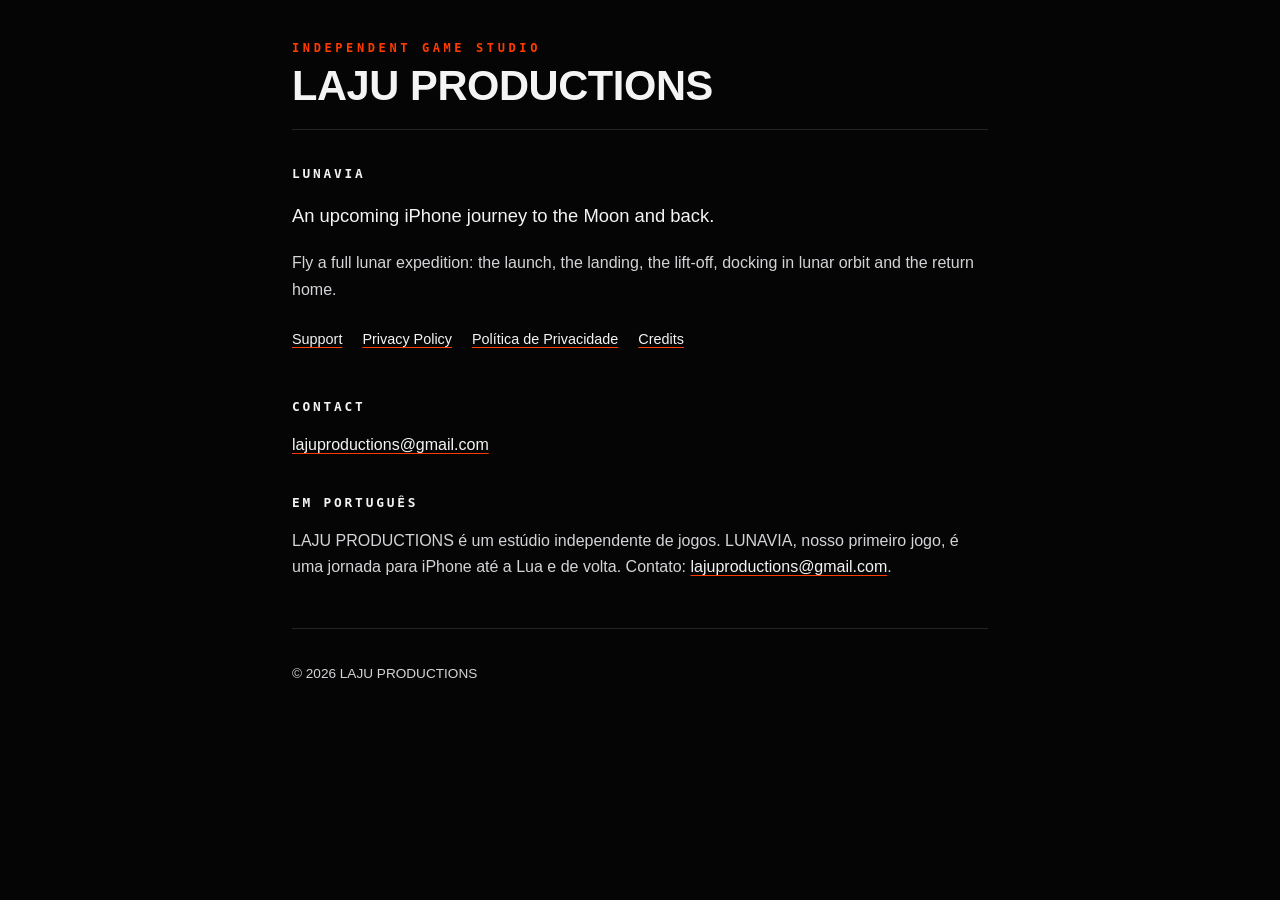
<file: index.html>
<!doctype html>
<html lang="en">
<head>
<meta charset="utf-8">
<meta name="viewport" content="width=device-width, initial-scale=1, viewport-fit=cover">
<title>LAJU PRODUCTIONS</title>
<meta name="description" content="LAJU PRODUCTIONS, an independent game studio. Maker of LUNAVIA for iPhone.">
<link rel="stylesheet" href="style.css">
</head>
<body>
<div class="wrap">
<header>
  <div class="brand">Independent game studio</div>
  <h1>LAJU PRODUCTIONS</h1>
</header>

<main>
<h2>LUNAVIA</h2>
<p class="lead">An upcoming iPhone journey to the Moon and back.</p>
<p>Fly a full lunar expedition: the launch, the landing, the lift-off, docking in lunar orbit and the return home.</p>
<nav class="pages" aria-label="LUNAVIA">
  <a href="lunavia/index.html">Support</a>
  <a href="lunavia/privacy.html">Privacy Policy</a>
  <a href="lunavia/privacidade.html" lang="pt-BR">Política de Privacidade</a>
  <a href="lunavia/credits.html">Credits</a>
</nav>

<h2>Contact</h2>
<p><a href="mailto:lajuproductions@gmail.com">lajuproductions@gmail.com</a></p>

<h2 lang="pt-BR">Em português</h2>
<p lang="pt-BR">LAJU PRODUCTIONS é um estúdio independente de jogos. LUNAVIA, nosso primeiro jogo, é uma jornada para iPhone até a Lua e de volta. Contato: <a href="mailto:lajuproductions@gmail.com">lajuproductions@gmail.com</a>.</p>
</main>

<footer>
  <p>© 2026 LAJU PRODUCTIONS</p>
</footer>
</div>
</body>
</html>
</file>
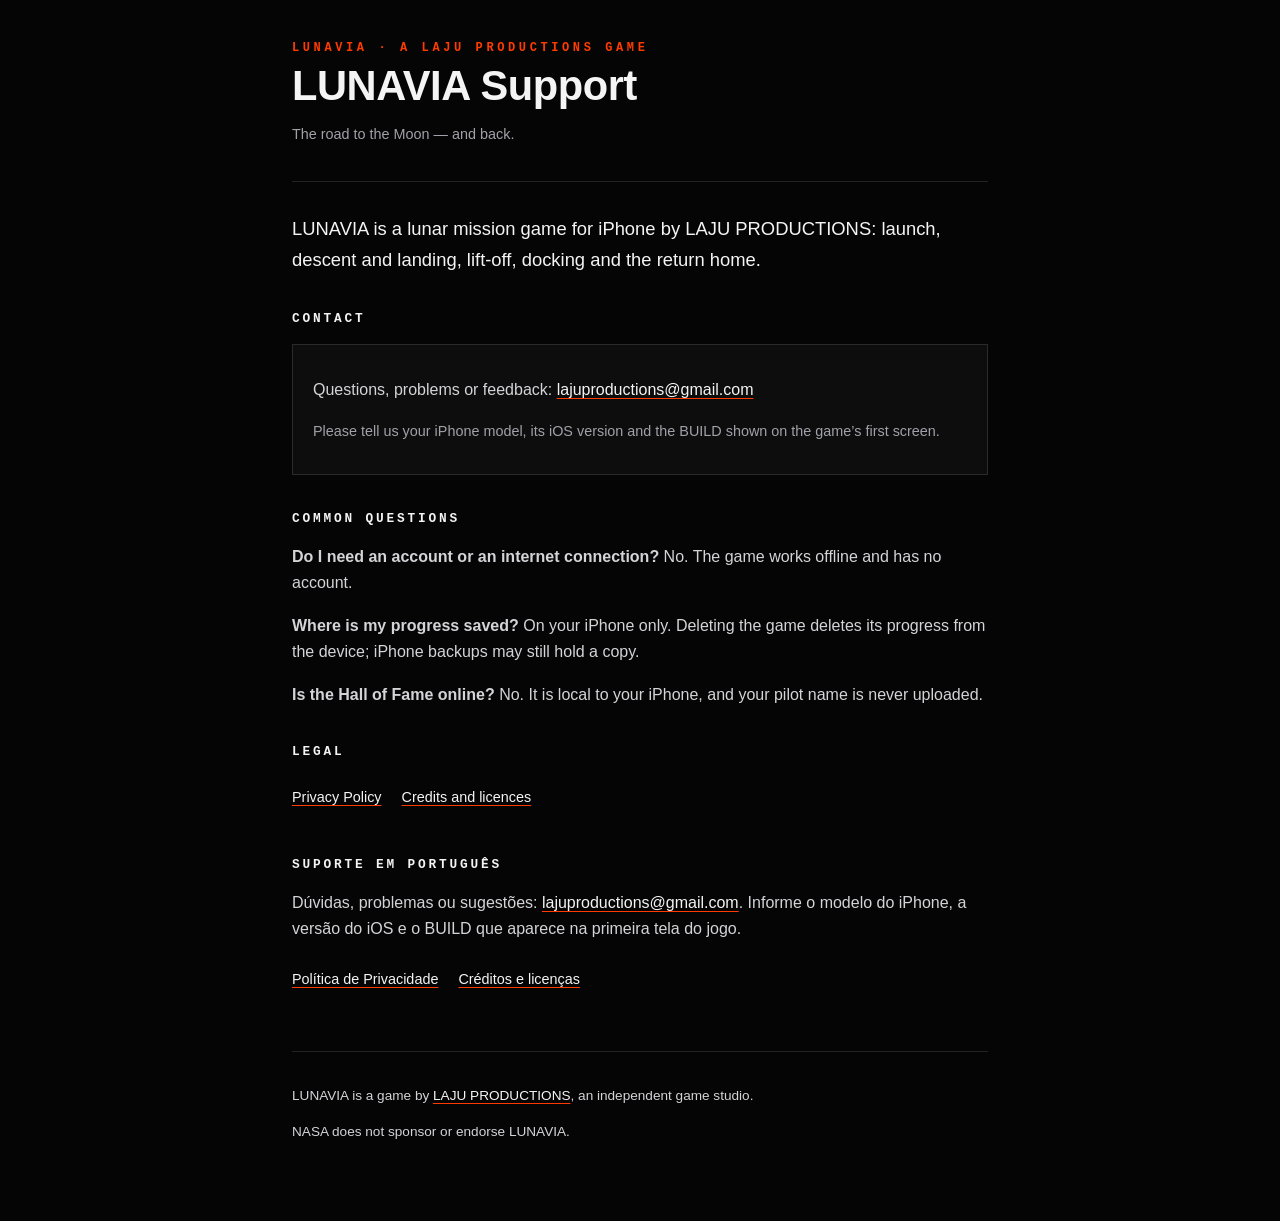
<file: lunavia/index.html>
<!doctype html>
<html lang="en">
<head>
<meta charset="utf-8">
<meta name="viewport" content="width=device-width, initial-scale=1, viewport-fit=cover">
<title>LUNAVIA — Support</title>
<meta name="description" content="Support for LUNAVIA, a game by LAJU PRODUCTIONS.">
<link rel="stylesheet" href="../style.css">
</head>
<body>
<div class="wrap">
<header>
  <div class="brand">LUNAVIA · A LAJU PRODUCTIONS GAME</div>
  <h1>LUNAVIA Support</h1>
  <p class="meta">The road to the Moon — and back.</p>
</header>

<main>
<p class="lead">LUNAVIA is a lunar mission game for iPhone by LAJU PRODUCTIONS: launch, descent and landing, lift-off, docking and the return home.</p>

<h2>Contact</h2>
<div class="card">
  <p>Questions, problems or feedback: <a href="mailto:lajuproductions@gmail.com">lajuproductions@gmail.com</a></p>
  <p class="meta">Please tell us your iPhone model, its iOS version and the BUILD shown on the game’s first screen.</p>
</div>

<h2>Common questions</h2>
<p><strong>Do I need an account or an internet connection?</strong> No. The game works offline and has no account.</p>
<p><strong>Where is my progress saved?</strong> On your iPhone only. Deleting the game deletes its progress from the device; iPhone backups may still hold a copy.</p>
<p><strong>Is the Hall of Fame online?</strong> No. It is local to your iPhone, and your pilot name is never uploaded.</p>

<h2>Legal</h2>
<nav class="pages" aria-label="Legal pages">
  <a href="privacy.html">Privacy Policy</a>
  <a href="credits.html">Credits and licences</a>
</nav>

<h2 lang="pt-BR">Suporte em português</h2>
<div lang="pt-BR">
  <p>Dúvidas, problemas ou sugestões: <a href="mailto:lajuproductions@gmail.com">lajuproductions@gmail.com</a>. Informe o modelo do iPhone, a versão do iOS e o BUILD que aparece na primeira tela do jogo.</p>
  <nav class="pages" aria-label="Páginas legais"><a href="privacidade.html">Política de Privacidade</a><a href="credits.html">Créditos e licenças</a></nav>
</div>
</main>

<footer>
  <p>LUNAVIA is a game by <a href="../index.html">LAJU PRODUCTIONS</a>, an independent game studio.</p>
  <p>NASA does not sponsor or endorse LUNAVIA.</p>
</footer>
</div>
</body>
</html>
</file>
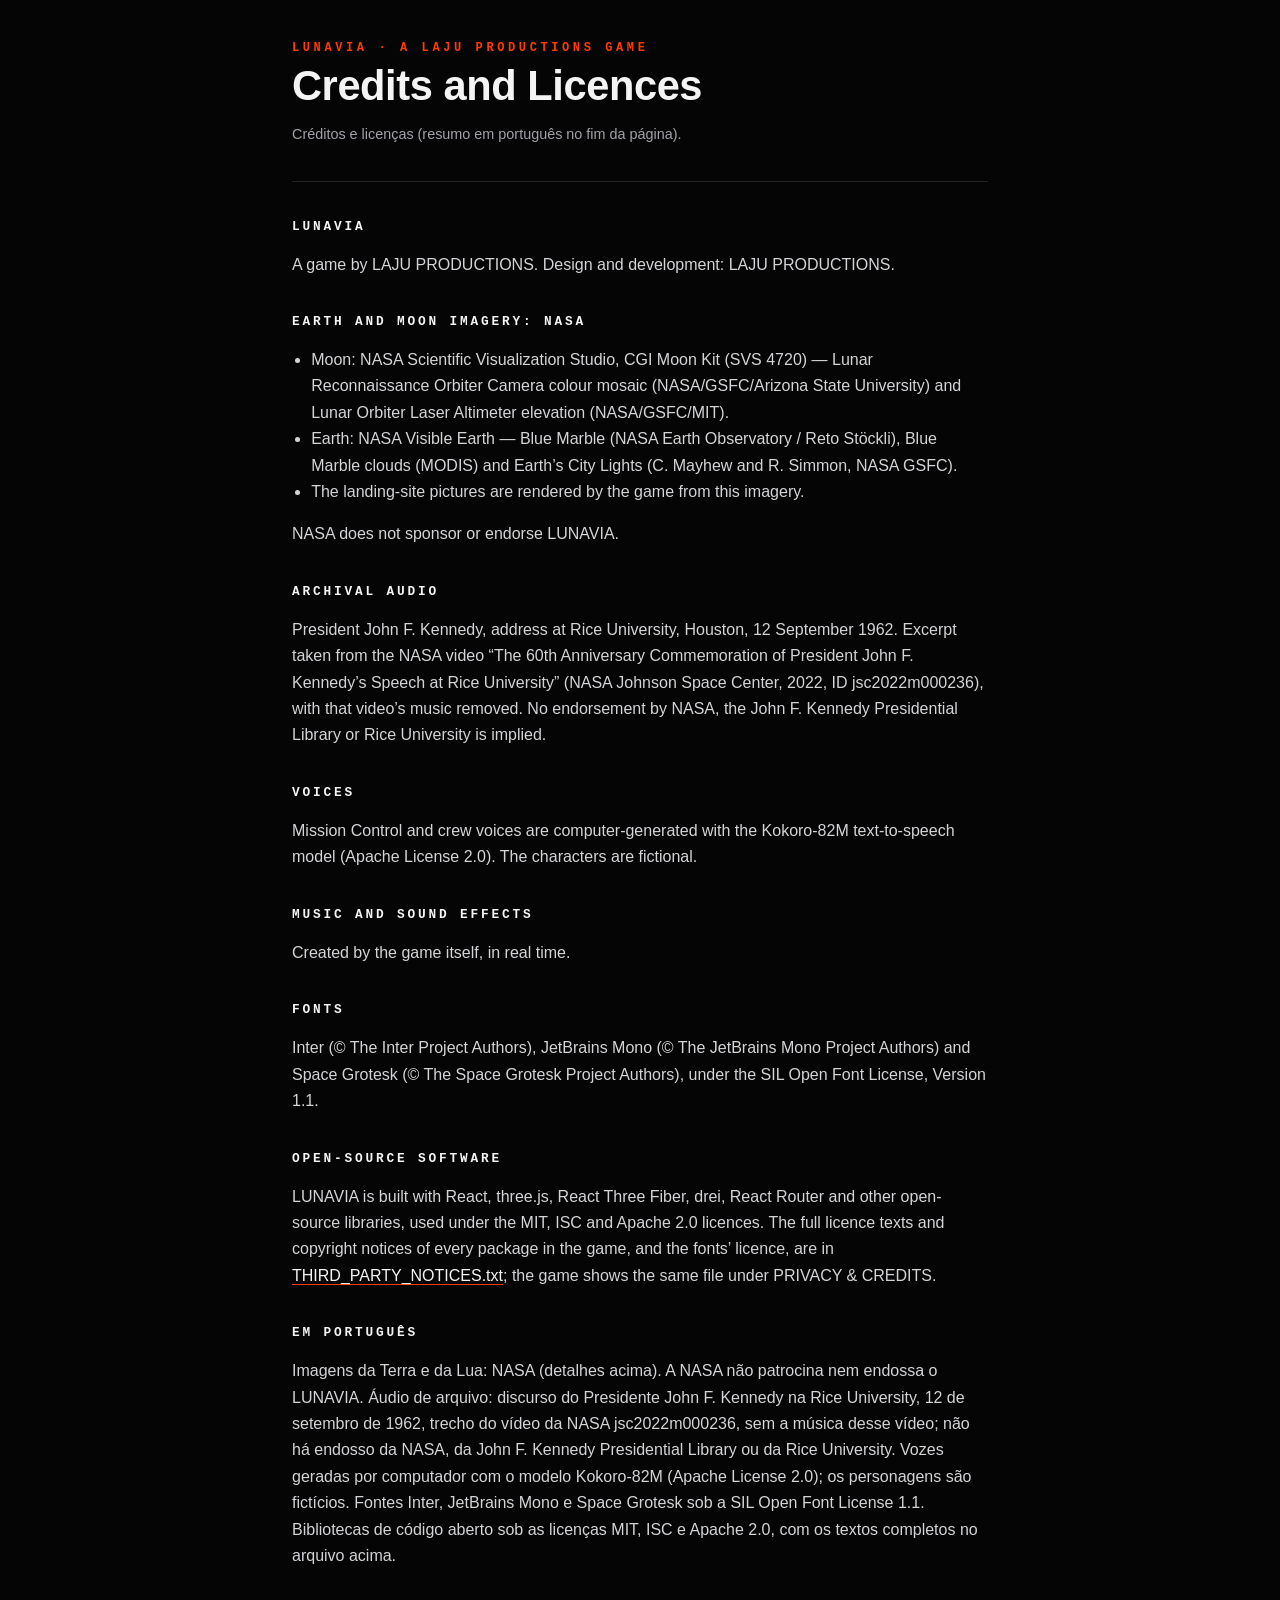
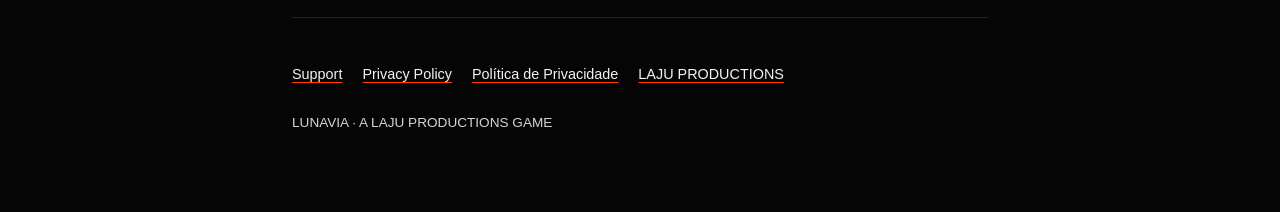
<file: lunavia/credits.html>
<!doctype html>
<html lang="en">
<head>
<meta charset="utf-8">
<meta name="viewport" content="width=device-width, initial-scale=1, viewport-fit=cover">
<title>LUNAVIA — Credits and Licences</title>
<meta name="description" content="Credits and licences for LUNAVIA, a game by LAJU PRODUCTIONS.">
<link rel="stylesheet" href="../style.css">
</head>
<body>
<div class="wrap">
<header>
  <div class="brand">LUNAVIA · A LAJU PRODUCTIONS GAME</div>
  <h1>Credits and Licences</h1>
  <p class="meta" lang="pt-BR">Créditos e licenças (resumo em português no fim da página).</p>
</header>

<main>
<h2>LUNAVIA</h2>
<p>A game by LAJU PRODUCTIONS. Design and development: LAJU PRODUCTIONS.</p>

<h2>Earth and Moon imagery: NASA</h2>
<ul>
  <li>Moon: NASA Scientific Visualization Studio, CGI Moon Kit (SVS 4720) — Lunar Reconnaissance Orbiter Camera colour mosaic (NASA/GSFC/Arizona State University) and Lunar Orbiter Laser Altimeter elevation (NASA/GSFC/MIT).</li>
  <li>Earth: NASA Visible Earth — Blue Marble (NASA Earth Observatory / Reto Stöckli), Blue Marble clouds (MODIS) and Earth’s City Lights (C. Mayhew and R. Simmon, NASA GSFC).</li>
  <li>The landing-site pictures are rendered by the game from this imagery.</li>
</ul>
<p>NASA does not sponsor or endorse LUNAVIA.</p>

<h2>Archival audio</h2>
<p>President John F. Kennedy, address at Rice University, Houston, 12 September 1962. Excerpt taken from the NASA video “The 60th Anniversary Commemoration of President John F. Kennedy’s Speech at Rice University” (NASA Johnson Space Center, 2022, ID jsc2022m000236), with that video’s music removed. No endorsement by NASA, the John F. Kennedy Presidential Library or Rice University is implied.</p>

<h2>Voices</h2>
<p>Mission Control and crew voices are computer-generated with the Kokoro-82M text-to-speech model (Apache License 2.0). The characters are fictional.</p>

<h2>Music and sound effects</h2>
<p>Created by the game itself, in real time.</p>

<h2>Fonts</h2>
<p>Inter (© The Inter Project Authors), JetBrains Mono (© The JetBrains Mono Project Authors) and Space Grotesk (© The Space Grotesk Project Authors), under the SIL Open Font License, Version 1.1.</p>

<h2>Open-source software</h2>
<p>LUNAVIA is built with React, three.js, React Three Fiber, drei, React Router and other open-source libraries, used under the MIT, ISC and Apache 2.0 licences. The full licence texts and copyright notices of every package in the game, and the fonts’ licence, are in <a href="licenses/THIRD_PARTY_NOTICES.txt">THIRD_PARTY_NOTICES.txt</a>; the game shows the same file under PRIVACY &amp; CREDITS.</p>

<section lang="pt-BR">
<h2>Em português</h2>
<p>Imagens da Terra e da Lua: NASA (detalhes acima). A NASA não patrocina nem endossa o LUNAVIA. Áudio de arquivo: discurso do Presidente John F. Kennedy na Rice University, 12 de setembro de 1962, trecho do vídeo da NASA jsc2022m000236, sem a música desse vídeo; não há endosso da NASA, da John F. Kennedy Presidential Library ou da Rice University. Vozes geradas por computador com o modelo Kokoro-82M (Apache License 2.0); os personagens são fictícios. Fontes Inter, JetBrains Mono e Space Grotesk sob a SIL Open Font License 1.1. Bibliotecas de código aberto sob as licenças MIT, ISC e Apache 2.0, com os textos completos no arquivo acima.</p>
</section>
</main>

<footer>
  <nav class="pages" aria-label="LUNAVIA pages"><a href="index.html">Support</a><a href="privacy.html">Privacy Policy</a><a href="privacidade.html" lang="pt-BR">Política de Privacidade</a><a href="../index.html">LAJU PRODUCTIONS</a></nav>
  <p>LUNAVIA · A LAJU PRODUCTIONS GAME</p>
</footer>
</div>
</body>
</html>
</file>
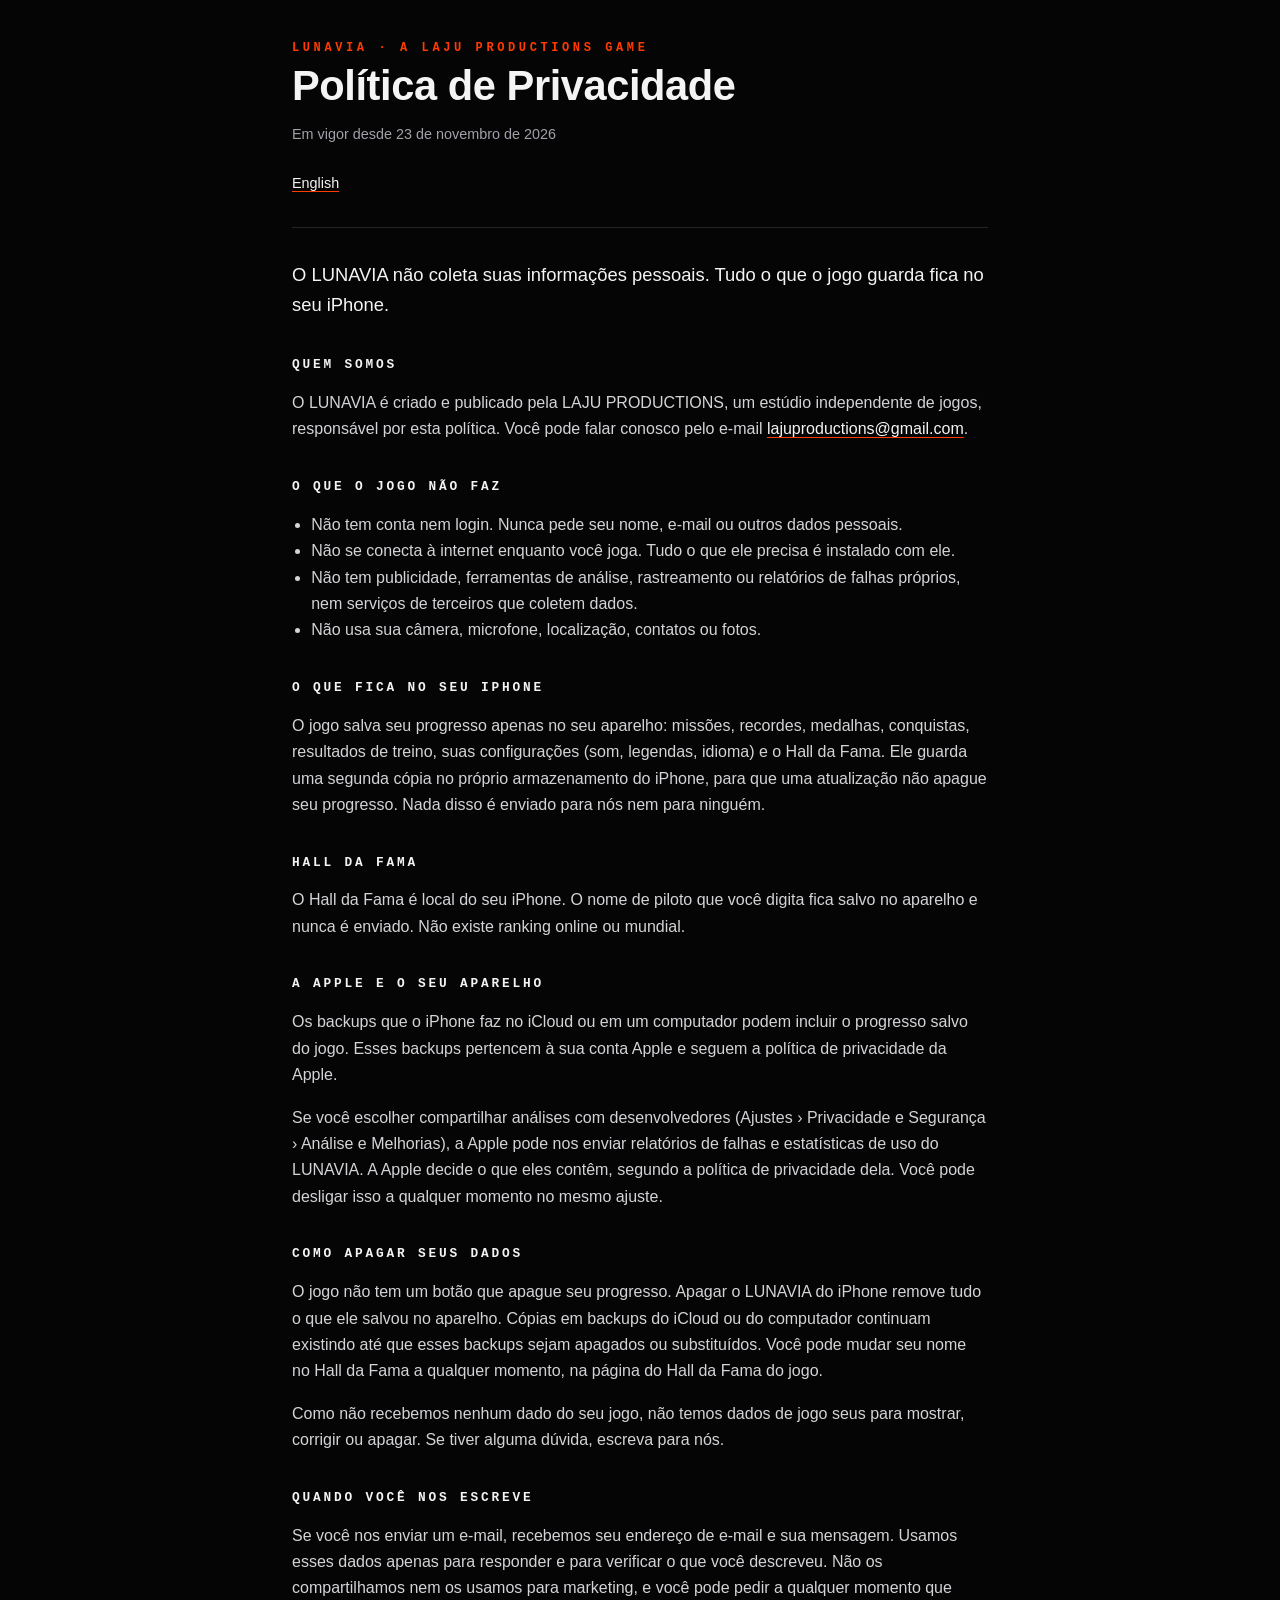
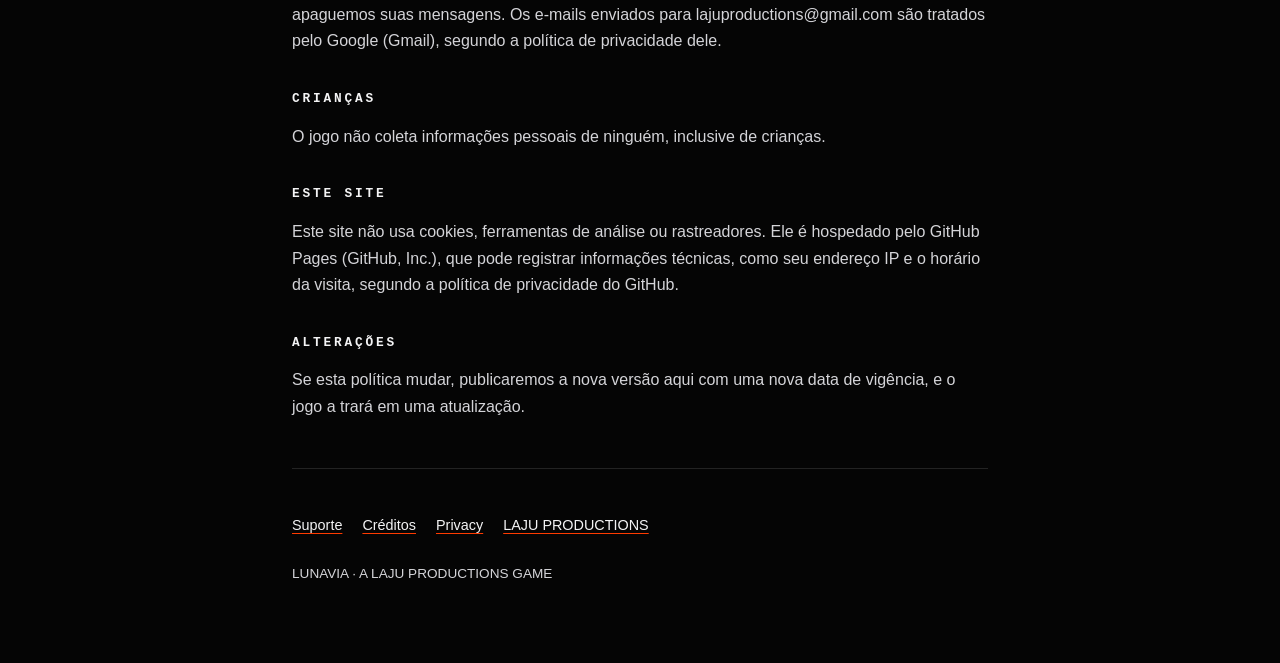
<file: lunavia/privacidade.html>
<!doctype html>
<html lang="pt-BR">
<head>
<meta charset="utf-8">
<meta name="viewport" content="width=device-width, initial-scale=1, viewport-fit=cover">
<title>LUNAVIA — Política de Privacidade</title>
<meta name="description" content="Política de privacidade do LUNAVIA, um jogo da LAJU PRODUCTIONS.">
<link rel="stylesheet" href="../style.css">
<link rel="alternate" hreflang="en" href="privacy.html">
</head>
<body>
<div class="wrap">
<header>
  <div class="brand" lang="en">LUNAVIA · A LAJU PRODUCTIONS GAME</div>
  <h1>Política de Privacidade</h1>
  <p class="meta">Em vigor desde 23 de novembro de 2026</p>
  <nav class="lang" aria-label="Idioma"><a href="privacy.html" hreflang="en" lang="en">English</a></nav>
</header>

<main>
<p class="lead">O LUNAVIA não coleta suas informações pessoais. Tudo o que o jogo guarda fica no seu iPhone.</p>

<h2>Quem somos</h2>
<p>O LUNAVIA é criado e publicado pela LAJU PRODUCTIONS, um estúdio independente de jogos, responsável por esta política. Você pode falar conosco pelo e-mail <a href="mailto:lajuproductions@gmail.com">lajuproductions@gmail.com</a>.</p>

<h2>O que o jogo não faz</h2>
<ul>
  <li>Não tem conta nem login. Nunca pede seu nome, e-mail ou outros dados pessoais.</li>
  <li>Não se conecta à internet enquanto você joga. Tudo o que ele precisa é instalado com ele.</li>
  <li>Não tem publicidade, ferramentas de análise, rastreamento ou relatórios de falhas próprios, nem serviços de terceiros que coletem dados.</li>
  <li>Não usa sua câmera, microfone, localização, contatos ou fotos.</li>
</ul>

<h2>O que fica no seu iPhone</h2>
<p>O jogo salva seu progresso apenas no seu aparelho: missões, recordes, medalhas, conquistas, resultados de treino, suas configurações (som, legendas, idioma) e o Hall da Fama. Ele guarda uma segunda cópia no próprio armazenamento do iPhone, para que uma atualização não apague seu progresso. Nada disso é enviado para nós nem para ninguém.</p>

<h2>Hall da Fama</h2>
<p>O Hall da Fama é local do seu iPhone. O nome de piloto que você digita fica salvo no aparelho e nunca é enviado. Não existe ranking online ou mundial.</p>

<h2>A Apple e o seu aparelho</h2>
<p>Os backups que o iPhone faz no iCloud ou em um computador podem incluir o progresso salvo do jogo. Esses backups pertencem à sua conta Apple e seguem a política de privacidade da Apple.</p>
<p>Se você escolher compartilhar análises com desenvolvedores (Ajustes › Privacidade e Segurança › Análise e Melhorias), a Apple pode nos enviar relatórios de falhas e estatísticas de uso do LUNAVIA. A Apple decide o que eles contêm, segundo a política de privacidade dela. Você pode desligar isso a qualquer momento no mesmo ajuste.</p>

<h2>Como apagar seus dados</h2>
<p>O jogo não tem um botão que apague seu progresso. Apagar o LUNAVIA do iPhone remove tudo o que ele salvou no aparelho. Cópias em backups do iCloud ou do computador continuam existindo até que esses backups sejam apagados ou substituídos. Você pode mudar seu nome no Hall da Fama a qualquer momento, na página do Hall da Fama do jogo.</p>
<p>Como não recebemos nenhum dado do seu jogo, não temos dados de jogo seus para mostrar, corrigir ou apagar. Se tiver alguma dúvida, escreva para nós.</p>

<h2>Quando você nos escreve</h2>
<p>Se você nos enviar um e-mail, recebemos seu endereço de e-mail e sua mensagem. Usamos esses dados apenas para responder e para verificar o que você descreveu. Não os compartilhamos nem os usamos para marketing, e você pode pedir a qualquer momento que apaguemos suas mensagens. Os e-mails enviados para lajuproductions@gmail.com são tratados pelo Google (Gmail), segundo a política de privacidade dele.</p>

<h2>Crianças</h2>
<p>O jogo não coleta informações pessoais de ninguém, inclusive de crianças.</p>

<h2>Este site</h2>
<p>Este site não usa cookies, ferramentas de análise ou rastreadores. Ele é hospedado pelo GitHub Pages (GitHub, Inc.), que pode registrar informações técnicas, como seu endereço IP e o horário da visita, segundo a política de privacidade do GitHub.</p>

<h2>Alterações</h2>
<p>Se esta política mudar, publicaremos a nova versão aqui com uma nova data de vigência, e o jogo a trará em uma atualização.</p>
</main>

<footer>
  <nav class="pages" aria-label="Páginas do LUNAVIA"><a href="index.html">Suporte</a><a href="credits.html">Créditos</a><a href="privacy.html" hreflang="en" lang="en">Privacy</a><a href="../index.html" lang="en">LAJU PRODUCTIONS</a></nav>
  <p lang="en">LUNAVIA · A LAJU PRODUCTIONS GAME</p>
</footer>
</div>
</body>
</html>
</file>
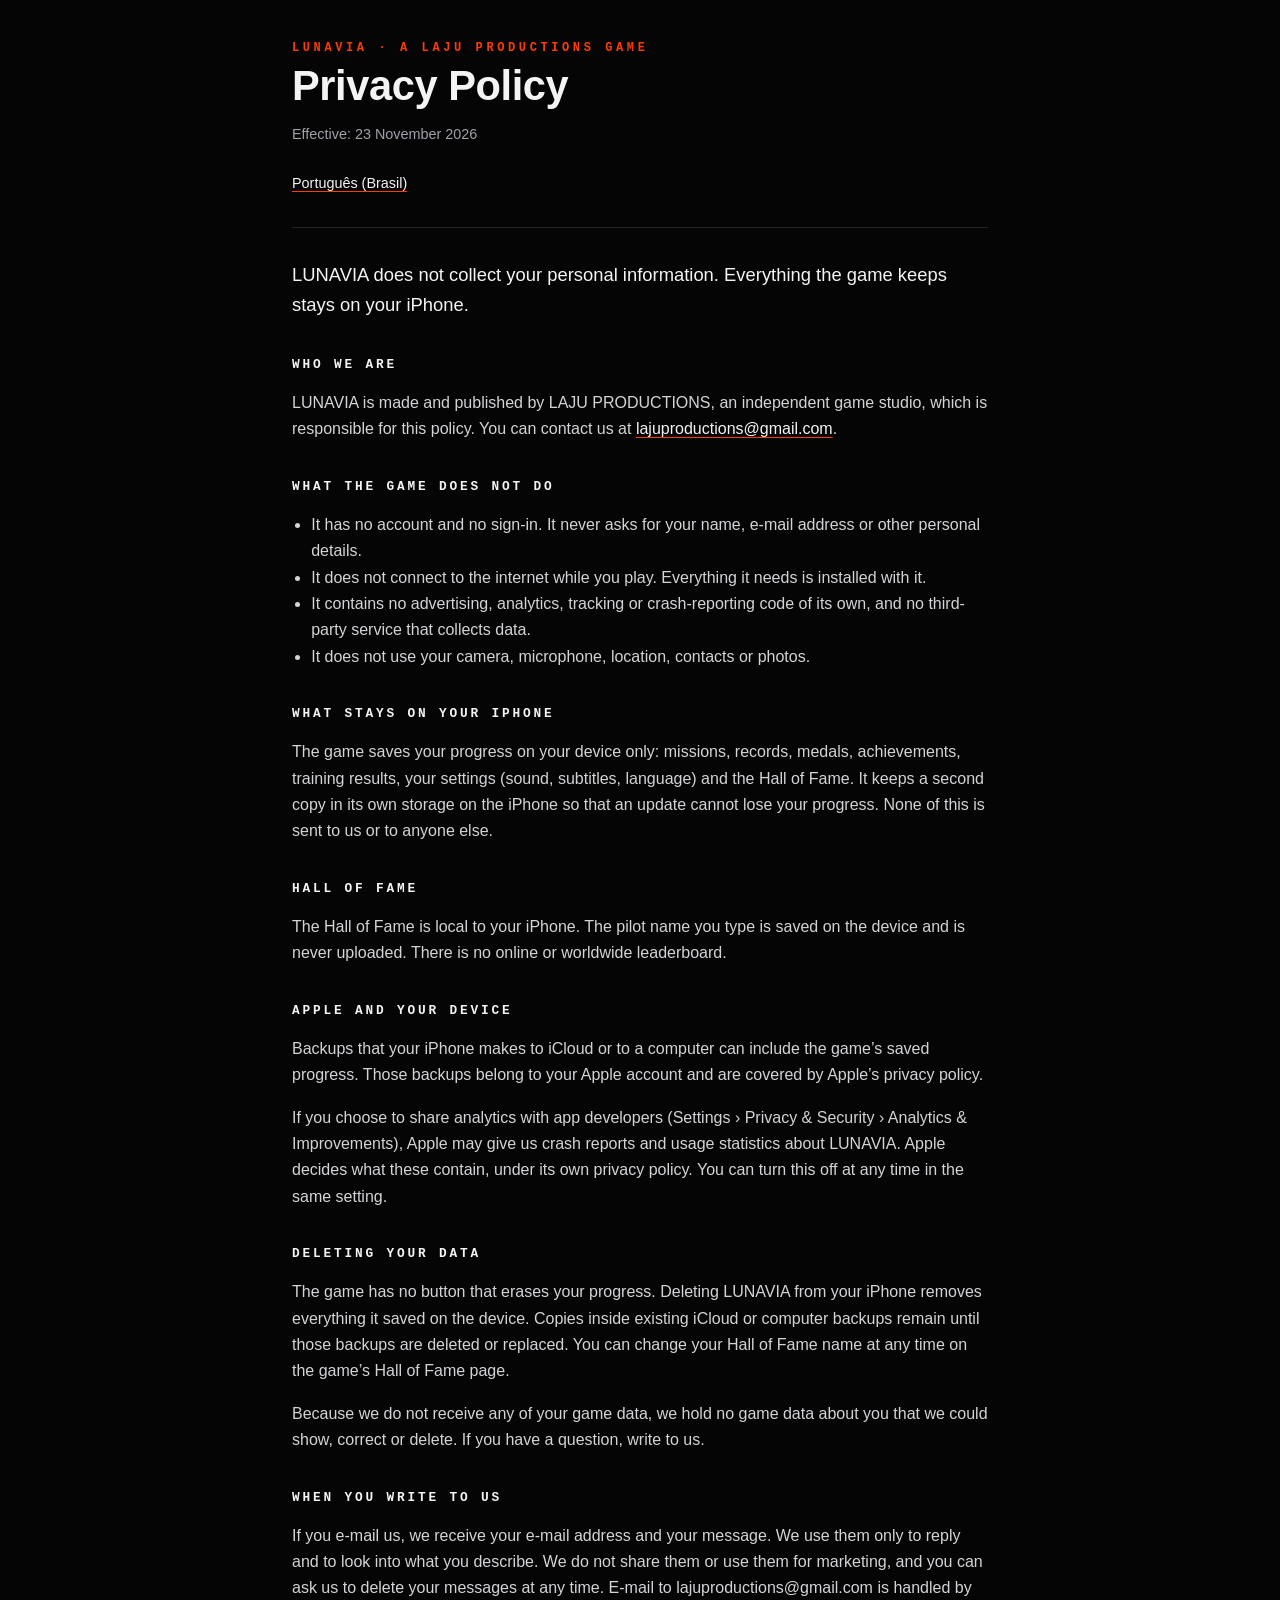
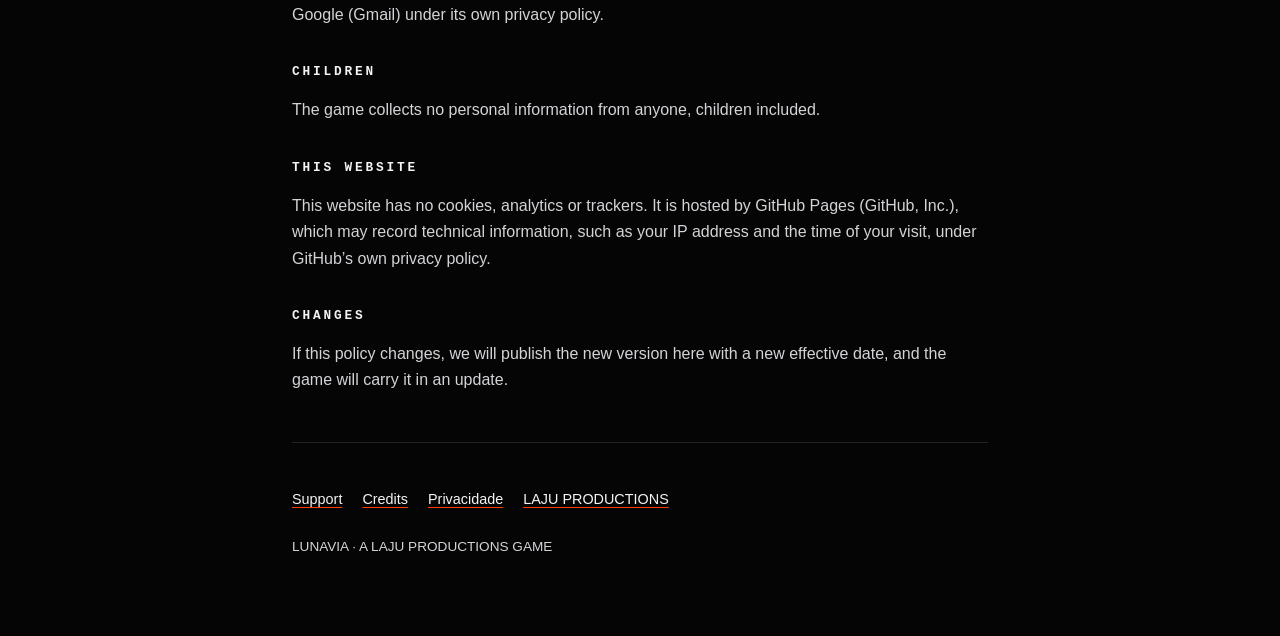
<file: lunavia/privacy.html>
<!doctype html>
<html lang="en">
<head>
<meta charset="utf-8">
<meta name="viewport" content="width=device-width, initial-scale=1, viewport-fit=cover">
<title>LUNAVIA — Privacy Policy</title>
<meta name="description" content="Privacy policy of LUNAVIA, a game by LAJU PRODUCTIONS.">
<link rel="stylesheet" href="../style.css">
<link rel="alternate" hreflang="pt-BR" href="privacidade.html">
</head>
<body>
<div class="wrap">
<header>
  <div class="brand">LUNAVIA · A LAJU PRODUCTIONS GAME</div>
  <h1>Privacy Policy</h1>
  <p class="meta">Effective: 23 November 2026</p>
  <nav class="lang" aria-label="Language"><a href="privacidade.html" hreflang="pt-BR" lang="pt-BR">Português (Brasil)</a></nav>
</header>

<main>
<p class="lead">LUNAVIA does not collect your personal information. Everything the game keeps stays on your iPhone.</p>

<h2>Who we are</h2>
<p>LUNAVIA is made and published by LAJU PRODUCTIONS, an independent game studio, which is responsible for this policy. You can contact us at <a href="mailto:lajuproductions@gmail.com">lajuproductions@gmail.com</a>.</p>

<h2>What the game does not do</h2>
<ul>
  <li>It has no account and no sign-in. It never asks for your name, e-mail address or other personal details.</li>
  <li>It does not connect to the internet while you play. Everything it needs is installed with it.</li>
  <li>It contains no advertising, analytics, tracking or crash-reporting code of its own, and no third-party service that collects data.</li>
  <li>It does not use your camera, microphone, location, contacts or photos.</li>
</ul>

<h2>What stays on your iPhone</h2>
<p>The game saves your progress on your device only: missions, records, medals, achievements, training results, your settings (sound, subtitles, language) and the Hall of Fame. It keeps a second copy in its own storage on the iPhone so that an update cannot lose your progress. None of this is sent to us or to anyone else.</p>

<h2>Hall of Fame</h2>
<p>The Hall of Fame is local to your iPhone. The pilot name you type is saved on the device and is never uploaded. There is no online or worldwide leaderboard.</p>

<h2>Apple and your device</h2>
<p>Backups that your iPhone makes to iCloud or to a computer can include the game’s saved progress. Those backups belong to your Apple account and are covered by Apple’s privacy policy.</p>
<p>If you choose to share analytics with app developers (Settings › Privacy &amp; Security › Analytics &amp; Improvements), Apple may give us crash reports and usage statistics about LUNAVIA. Apple decides what these contain, under its own privacy policy. You can turn this off at any time in the same setting.</p>

<h2>Deleting your data</h2>
<p>The game has no button that erases your progress. Deleting LUNAVIA from your iPhone removes everything it saved on the device. Copies inside existing iCloud or computer backups remain until those backups are deleted or replaced. You can change your Hall of Fame name at any time on the game’s Hall of Fame page.</p>
<p>Because we do not receive any of your game data, we hold no game data about you that we could show, correct or delete. If you have a question, write to us.</p>

<h2>When you write to us</h2>
<p>If you e-mail us, we receive your e-mail address and your message. We use them only to reply and to look into what you describe. We do not share them or use them for marketing, and you can ask us to delete your messages at any time. E-mail to lajuproductions@gmail.com is handled by Google (Gmail) under its own privacy policy.</p>

<h2>Children</h2>
<p>The game collects no personal information from anyone, children included.</p>

<h2>This website</h2>
<p>This website has no cookies, analytics or trackers. It is hosted by GitHub Pages (GitHub, Inc.), which may record technical information, such as your IP address and the time of your visit, under GitHub’s own privacy policy.</p>

<h2>Changes</h2>
<p>If this policy changes, we will publish the new version here with a new effective date, and the game will carry it in an update.</p>
</main>

<footer>
  <nav class="pages" aria-label="LUNAVIA pages"><a href="index.html">Support</a><a href="credits.html">Credits</a><a href="privacidade.html" hreflang="pt-BR" lang="pt-BR">Privacidade</a><a href="../index.html">LAJU PRODUCTIONS</a></nav>
  <p>LUNAVIA · A LAJU PRODUCTIONS GAME</p>
</footer>
</div>
</body>
</html>
</file>
<file: style.css>
/* LUNAVIA public site: privacy policy, support, credits. No scripts, cookies, web fonts or trackers. */
:root {
  --bg: #050505;
  --panel: #0d0d0d;
  --line: rgba(255, 255, 255, 0.12);
  --text: #f4f4f5;
  --muted: #a1a1aa;
  --accent: #ff3b00;
  color-scheme: dark;
}
* { box-sizing: border-box; }
html { -webkit-text-size-adjust: 100%; }
body {
  margin: 0;
  background: var(--bg);
  color: var(--text);
  font: 16px/1.65 -apple-system, BlinkMacSystemFont, "Segoe UI", Roboto, "Helvetica Neue", Arial, sans-serif;
}
.wrap {
  max-width: 46rem;
  margin: 0 auto;
  padding-block: 2.5rem 4rem;
  padding-left: max(1.25rem, env(safe-area-inset-left, 0px));
  padding-right: max(1.25rem, env(safe-area-inset-right, 0px));
}
header { border-bottom: 1px solid var(--line); padding-bottom: 1.25rem; margin-bottom: 2rem; }
.brand { font: 600 0.75rem/1.4 ui-monospace, SFMono-Regular, Menlo, Consolas, monospace; letter-spacing: 0.3em; color: var(--accent); text-transform: uppercase; }
h1 { font-size: clamp(1.8rem, 5vw, 2.6rem); line-height: 1.1; margin: 0.4rem 0 0; letter-spacing: -0.01em; }
h2 { font: 600 0.8rem/1.4 ui-monospace, SFMono-Regular, Menlo, Consolas, monospace; letter-spacing: 0.22em; text-transform: uppercase; margin: 2.2rem 0 0.6rem; color: var(--text); }
p, li { color: #d4d4d8; }
ul { padding-left: 1.2rem; }
.lead { font-size: 1.15rem; color: var(--text); }
.meta { color: var(--muted); font-size: 0.9rem; }
a { color: var(--text); text-decoration-color: var(--accent); text-underline-offset: 3px; }
a:hover { color: var(--accent); }
nav.lang, nav.pages { display: flex; flex-wrap: wrap; gap: 0.5rem 1.25rem; margin-top: 1rem; font-size: 0.9rem; }
nav a { display: inline-block; padding: 0.55rem 0; min-height: 44px; }
.card { background: var(--panel); border: 1px solid var(--line); padding: 1rem 1.25rem; margin: 1rem 0; }
footer { border-top: 1px solid var(--line); margin-top: 3rem; padding-top: 1.25rem; color: var(--muted); font-size: 0.85rem; }
</file>
